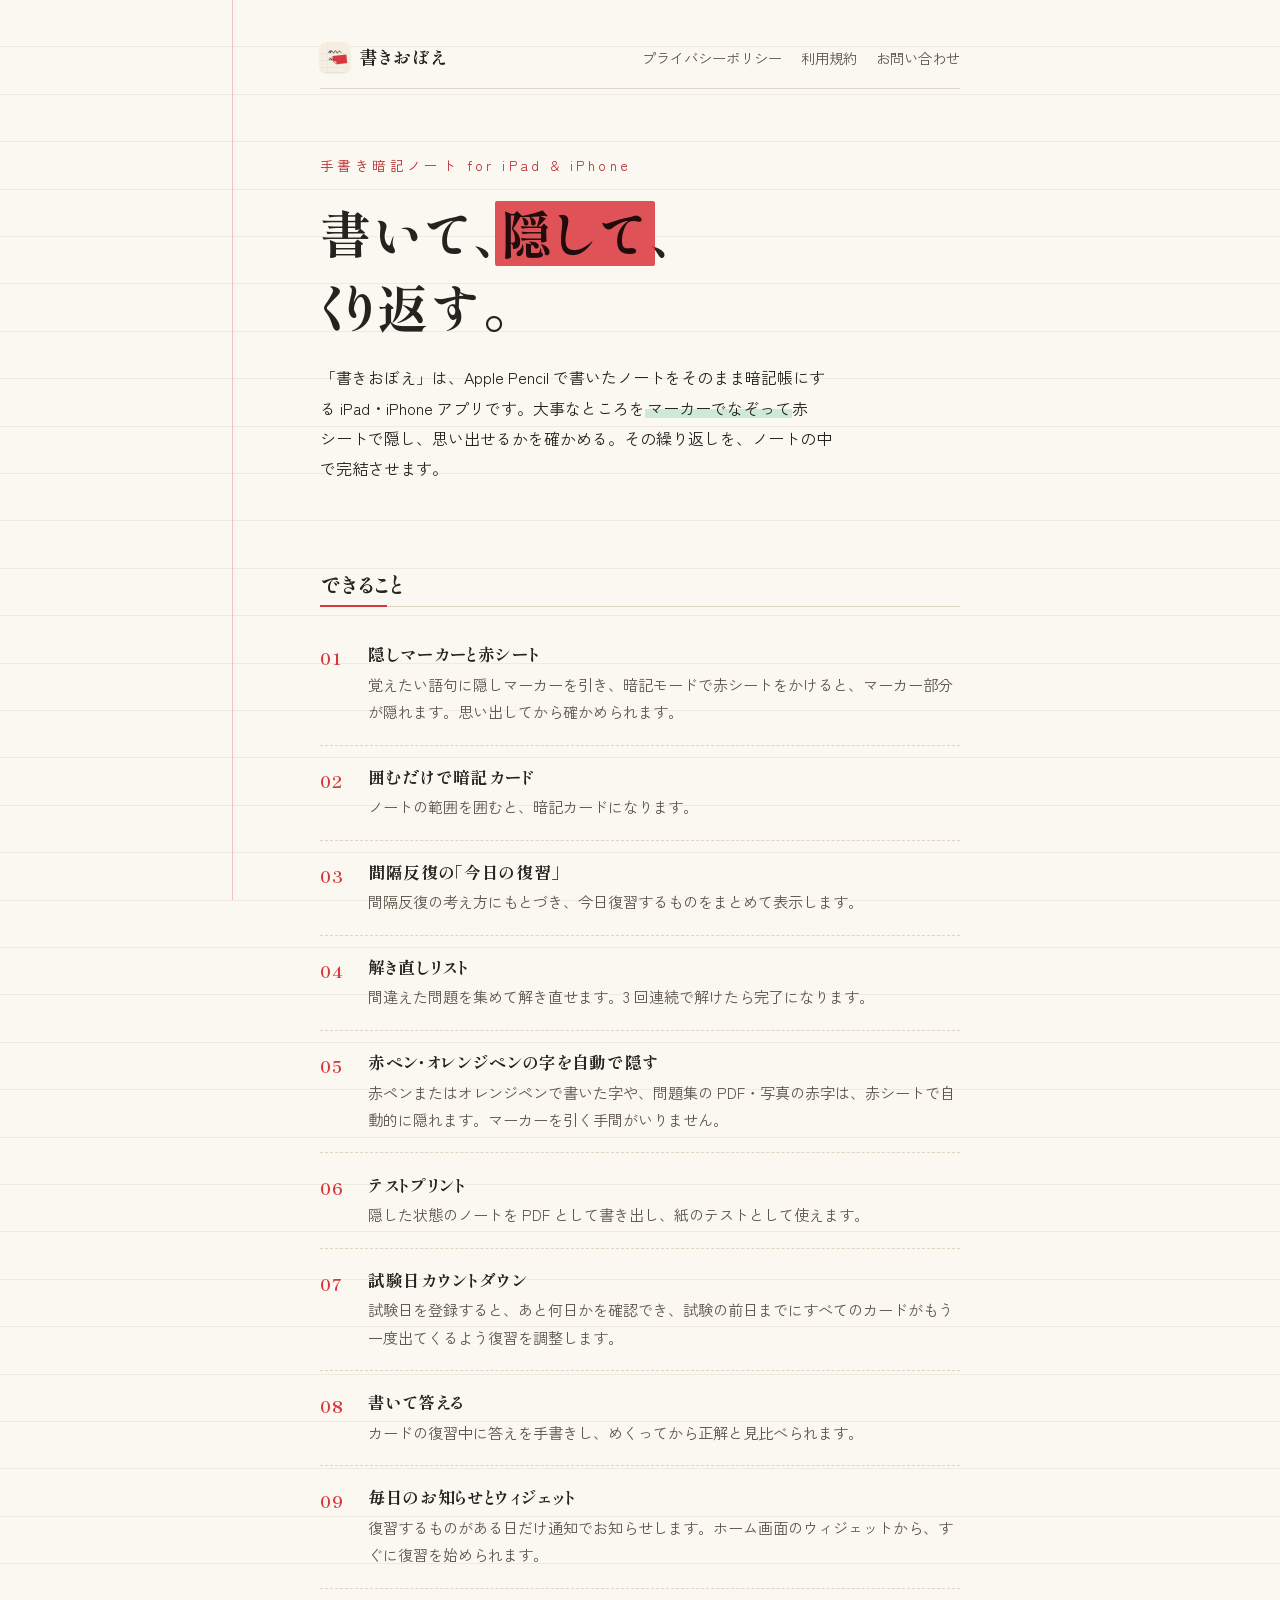
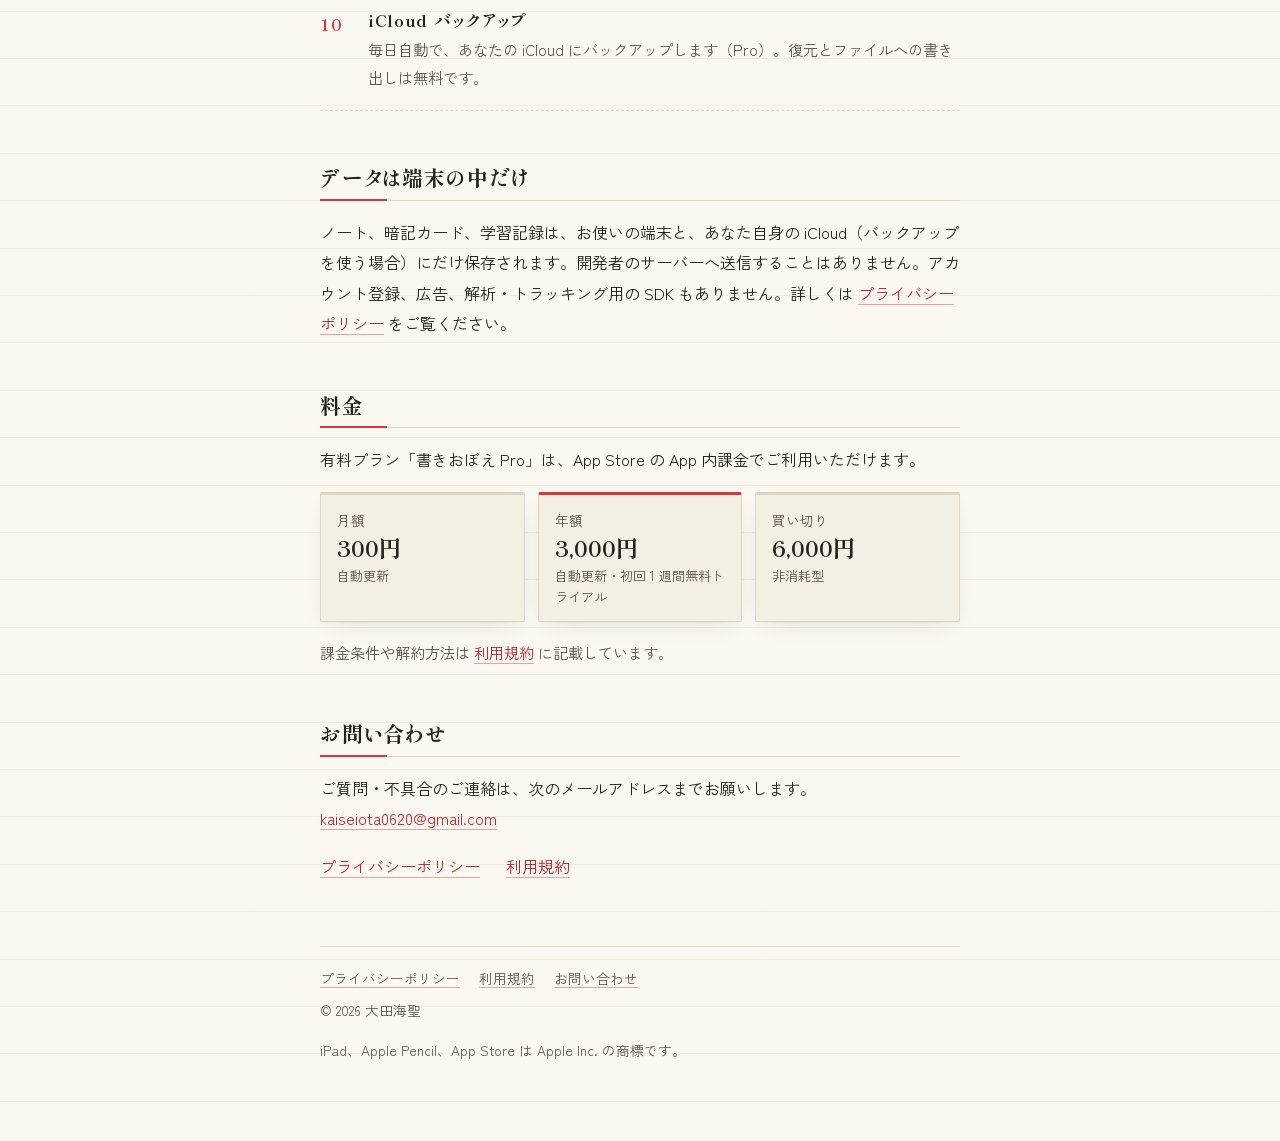
<file: index.html>
<!doctype html>
<html lang="ja">
<head>
<meta charset="utf-8">
<meta name="viewport" content="width=device-width, initial-scale=1">
<title>書きおぼえ｜手書き暗記ノート for iPad &amp; iPhone</title>
<link rel="icon" href="logo.svg" type="image/svg+xml">
<meta name="description" content="書いて、隠して、くり返す。iPad で手書きしたノートをそのまま暗記帳に。隠しマーカーと赤シート、暗記カード、今日の復習、解き直しリスト、テストプリントに対応した手書き暗記ノートアプリ「書きおぼえ」。">
<meta name="theme-color" content="#fbf8f1">
<meta property="og:title" content="書きおぼえ｜手書き暗記ノート for iPad &amp; iPhone">
<meta property="og:description" content="書いて、隠して、くり返す。手書きのノートがそのまま暗記帳になる iPad・iPhone アプリ。">
<meta property="og:type" content="website">
<link rel="preconnect" href="https://fonts.googleapis.com">
<link rel="preconnect" href="https://fonts.gstatic.com" crossorigin>
<link rel="stylesheet" href="https://fonts.googleapis.com/css2?family=Shippori+Mincho:wght@500;700&family=Zen+Kaku+Gothic+New:wght@400;500;700&display=swap">
<link rel="stylesheet" href="style.css">
</head>
<body>
<div class="wrap">
  <header class="site-head">
    <a class="brand" href="index.html"><img class="brand-mark" src="logo.svg" alt="" width="30" height="30">書きおぼえ</a>
    <nav aria-label="サイト内">
      <a href="privacy.html">プライバシーポリシー</a>
      <a href="terms.html">利用規約</a>
      <a href="#contact">お問い合わせ</a>
    </nav>
  </header>

  <main>
    <section class="hero">
      <p class="eyebrow">手書き暗記ノート for iPad &amp; iPhone</p>
      <h1>書いて、<span class="redact" tabindex="0">隠して</span>、<br>くり返す。</h1>
      <p>「書きおぼえ」は、Apple Pencil で書いたノートをそのまま暗記帳にする iPad・iPhone アプリです。大事なところを<span class="mk">マーカーでなぞって</span>赤シートで隠し、思い出せるかを確かめる。その繰り返しを、ノートの中で完結させます。</p>
    </section>

    <h2 id="features">できること</h2>
    <ul class="features">
      <li>
        <h3>隠しマーカーと赤シート</h3>
        <p>覚えたい語句に隠しマーカーを引き、暗記モードで赤シートをかけると、マーカー部分が隠れます。思い出してから確かめられます。</p>
      </li>
      <li>
        <h3>囲むだけで暗記カード</h3>
        <p>ノートの範囲を囲むと、暗記カードになります。</p>
      </li>
      <li>
        <h3>間隔反復の「今日の復習」</h3>
        <p>間隔反復の考え方にもとづき、今日復習するものをまとめて表示します。</p>
      </li>
      <li>
        <h3>解き直しリスト</h3>
        <p>間違えた問題を集めて解き直せます。3 回連続で解けたら完了になります。</p>
      </li>
      <li>
        <h3>赤ペン・オレンジペンの字を自動で隠す</h3>
        <p>赤ペンまたはオレンジペンで書いた字や、問題集の PDF・写真の赤字は、赤シートで自動的に隠れます。マーカーを引く手間がいりません。</p>
      </li>
      <li>
        <h3>テストプリント</h3>
        <p>隠した状態のノートを PDF として書き出し、紙のテストとして使えます。</p>
      </li>
      <li>
        <h3>試験日カウントダウン</h3>
        <p>試験日を登録すると、あと何日かを確認でき、試験の前日までにすべてのカードがもう一度出てくるよう復習を調整します。</p>
      </li>
      <li>
        <h3>書いて答える</h3>
        <p>カードの復習中に答えを手書きし、めくってから正解と見比べられます。</p>
      </li>
      <li>
        <h3>毎日のお知らせとウィジェット</h3>
        <p>復習するものがある日だけ通知でお知らせします。ホーム画面のウィジェットから、すぐに復習を始められます。</p>
      </li>
      <li>
        <h3>iCloud バックアップ</h3>
        <p>毎日自動で、あなたの iCloud にバックアップします（Pro）。復元とファイルへの書き出しは無料です。</p>
      </li>
    </ul>

    <h2 id="privacy">データは端末の中だけ</h2>
    <p>ノート、暗記カード、学習記録は、お使いの端末と、あなた自身の iCloud（バックアップを使う場合）にだけ保存されます。開発者のサーバーへ送信することはありません。アカウント登録、広告、解析・トラッキング用の SDK もありません。詳しくは <a href="privacy.html">プライバシーポリシー</a> をご覧ください。</p>

    <h2 id="plans">料金</h2>
    <p>有料プラン「書きおぼえ Pro」は、App Store の App 内課金でご利用いただけます。</p>
    <div class="plans">
      <div class="plan">
        <div class="name">月額</div>
        <div class="price">300円</div>
        <div class="sub">自動更新</div>
      </div>
      <div class="plan main">
        <div class="name">年額</div>
        <div class="price">3,000円</div>
        <div class="sub">自動更新・初回 1 週間無料トライアル</div>
      </div>
      <div class="plan">
        <div class="name">買い切り</div>
        <div class="price">6,000円</div>
        <div class="sub">非消耗型</div>
      </div>
    </div>
    <p class="lead">課金条件や解約方法は <a href="terms.html#subscription">利用規約</a> に記載しています。</p>

    <h2 id="contact">お問い合わせ</h2>
    <p>ご質問・不具合のご連絡は、次のメールアドレスまでお願いします。<br><a href="mailto:kaiseiota0620@gmail.com">kaiseiota0620@gmail.com</a></p>
    <ul class="links">
      <li><a href="privacy.html">プライバシーポリシー</a></li>
      <li><a href="terms.html">利用規約</a></li>
    </ul>
  </main>

  <footer class="site-foot">
    <nav aria-label="フッター">
      <a href="privacy.html">プライバシーポリシー</a>
      <a href="terms.html">利用規約</a>
      <a href="#contact">お問い合わせ</a>
    </nav>
    <p>&copy; 2026 大田海聖</p>
    <p>iPad、Apple Pencil、App Store は Apple Inc. の商標です。</p>
  </footer>
</div>
</body>
</html>
</file>
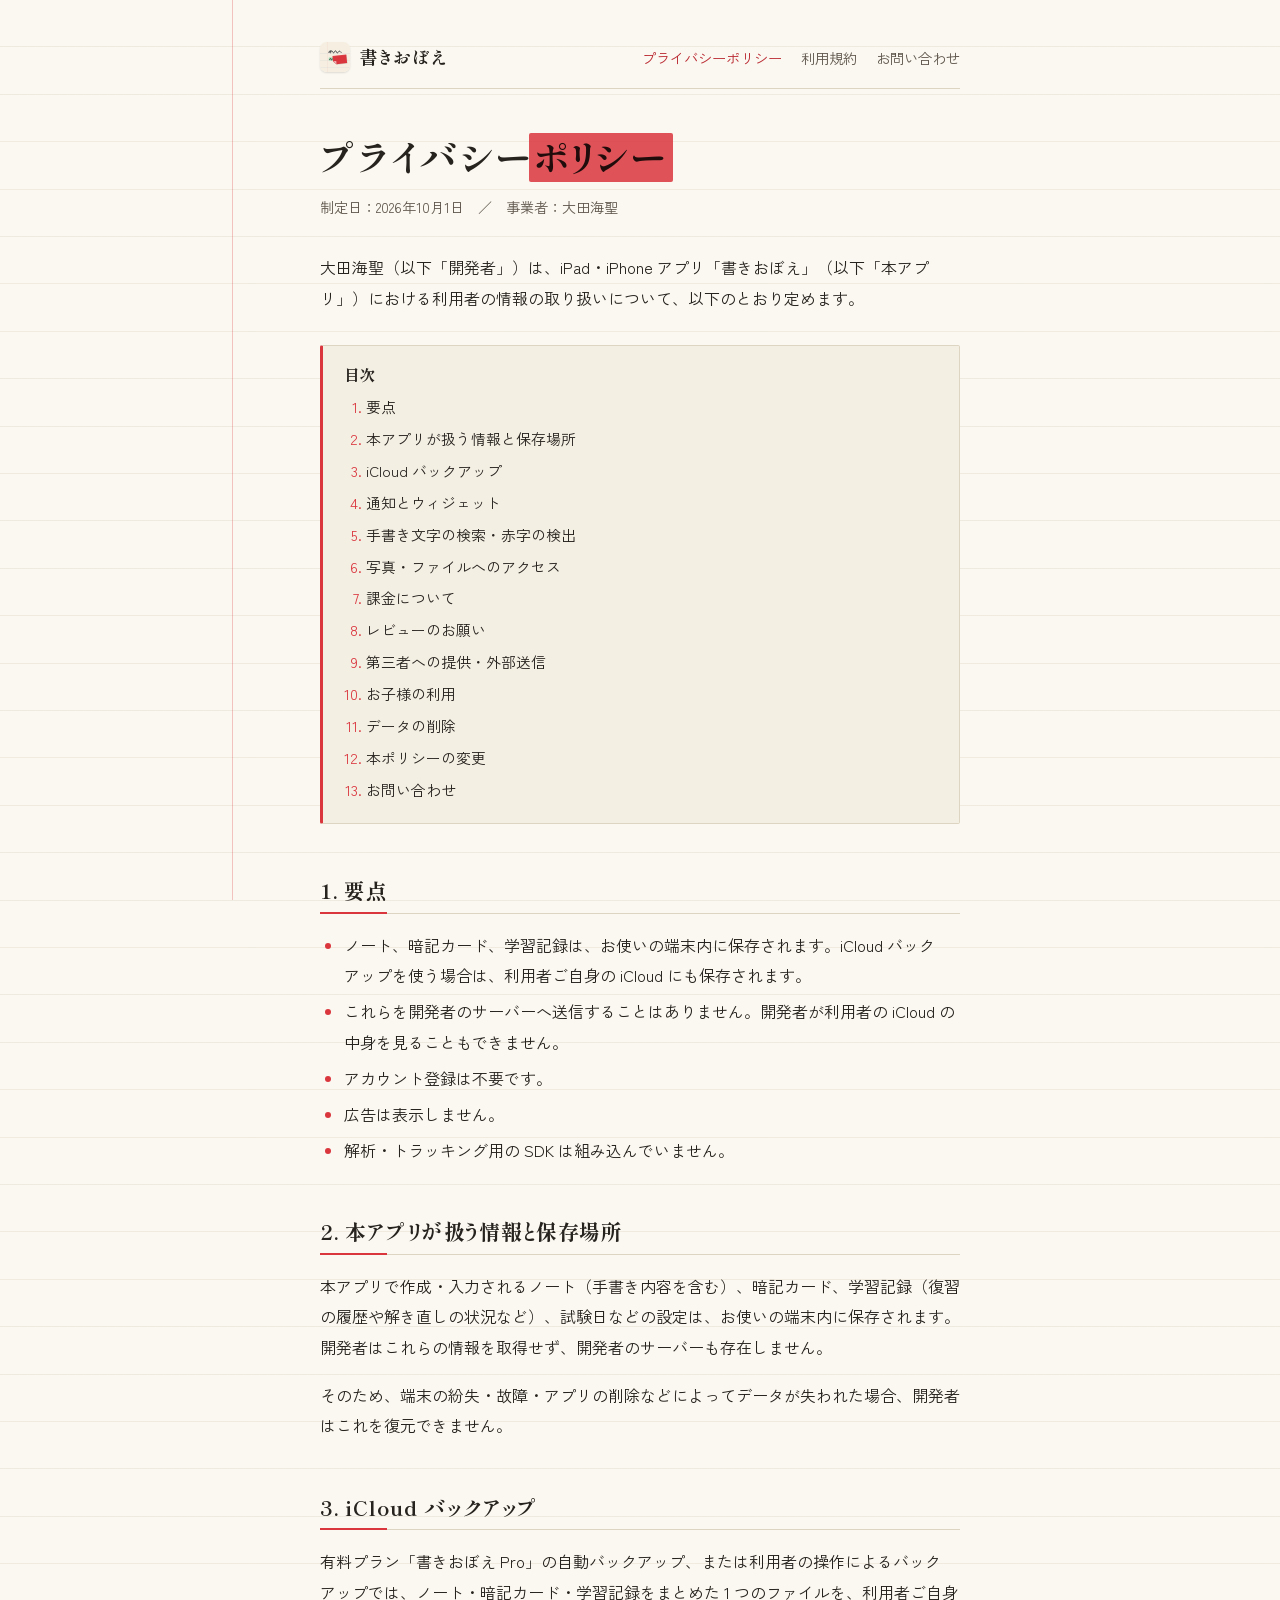
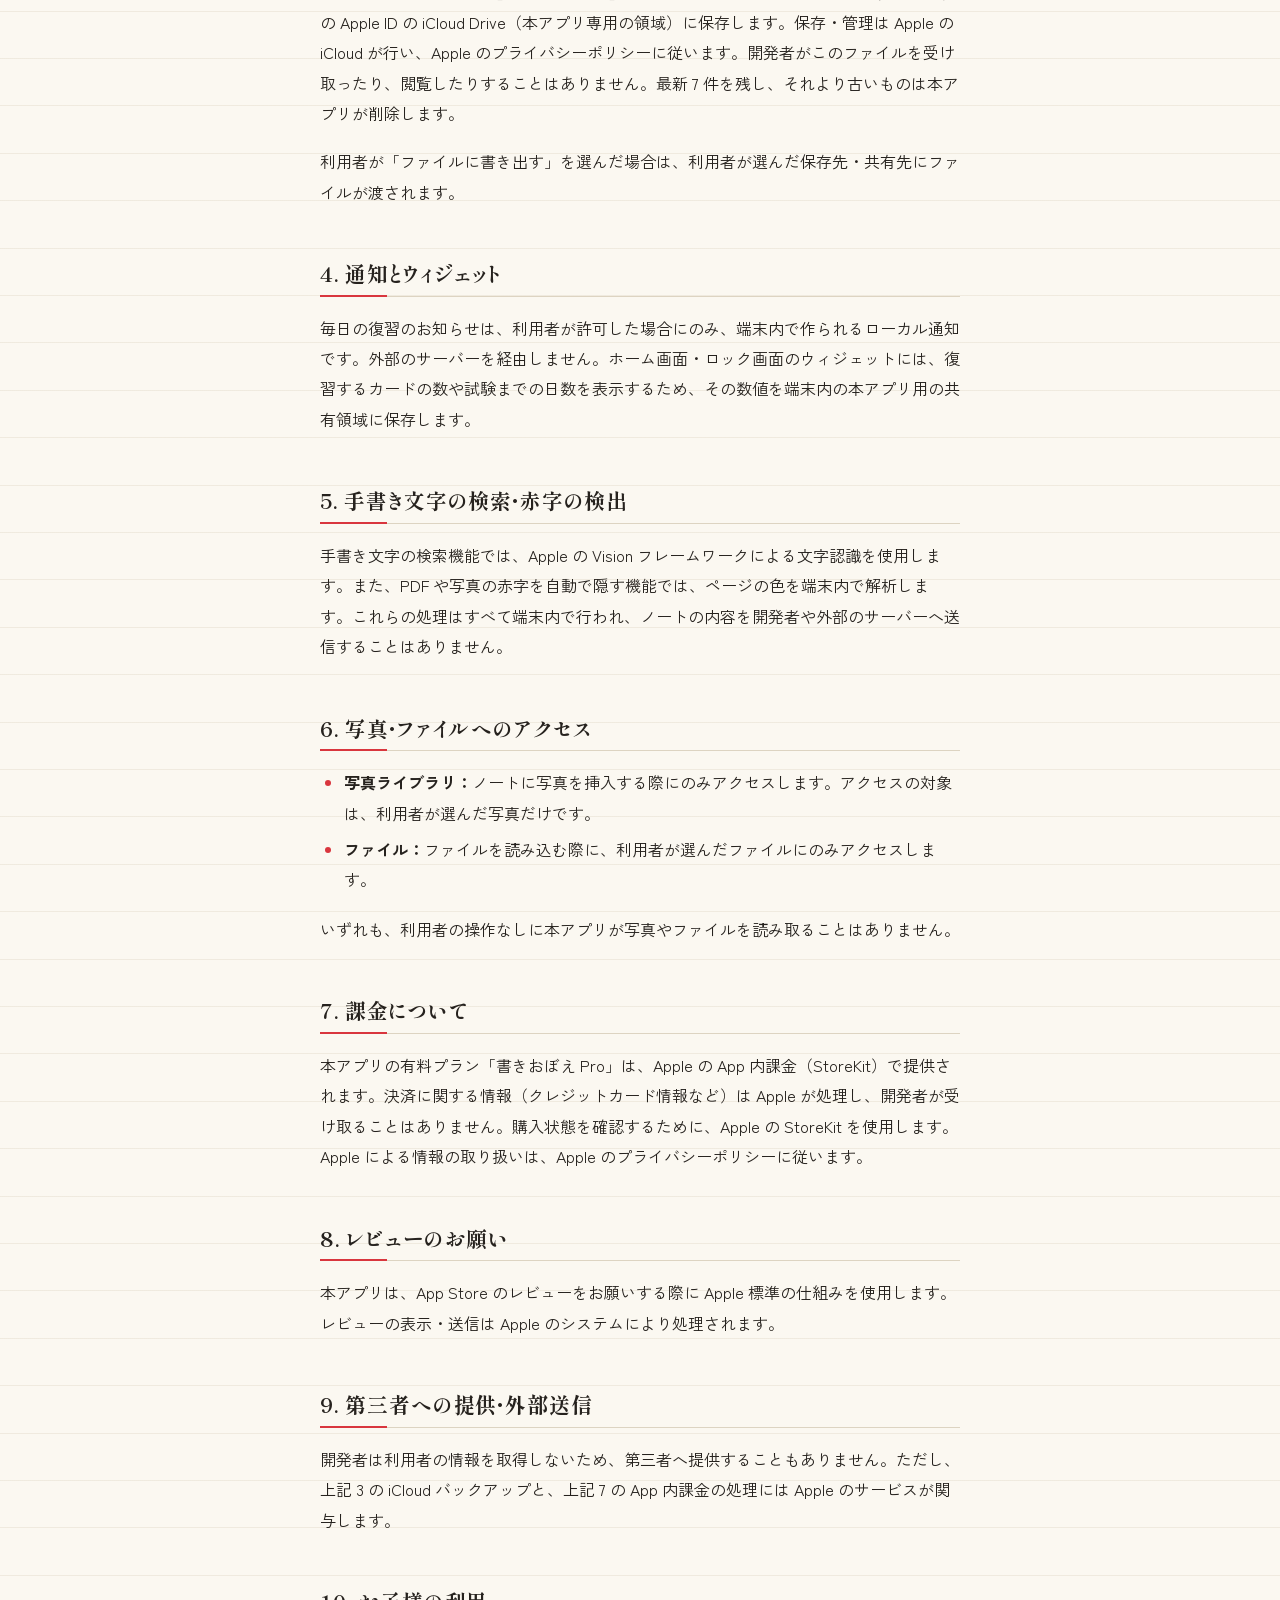
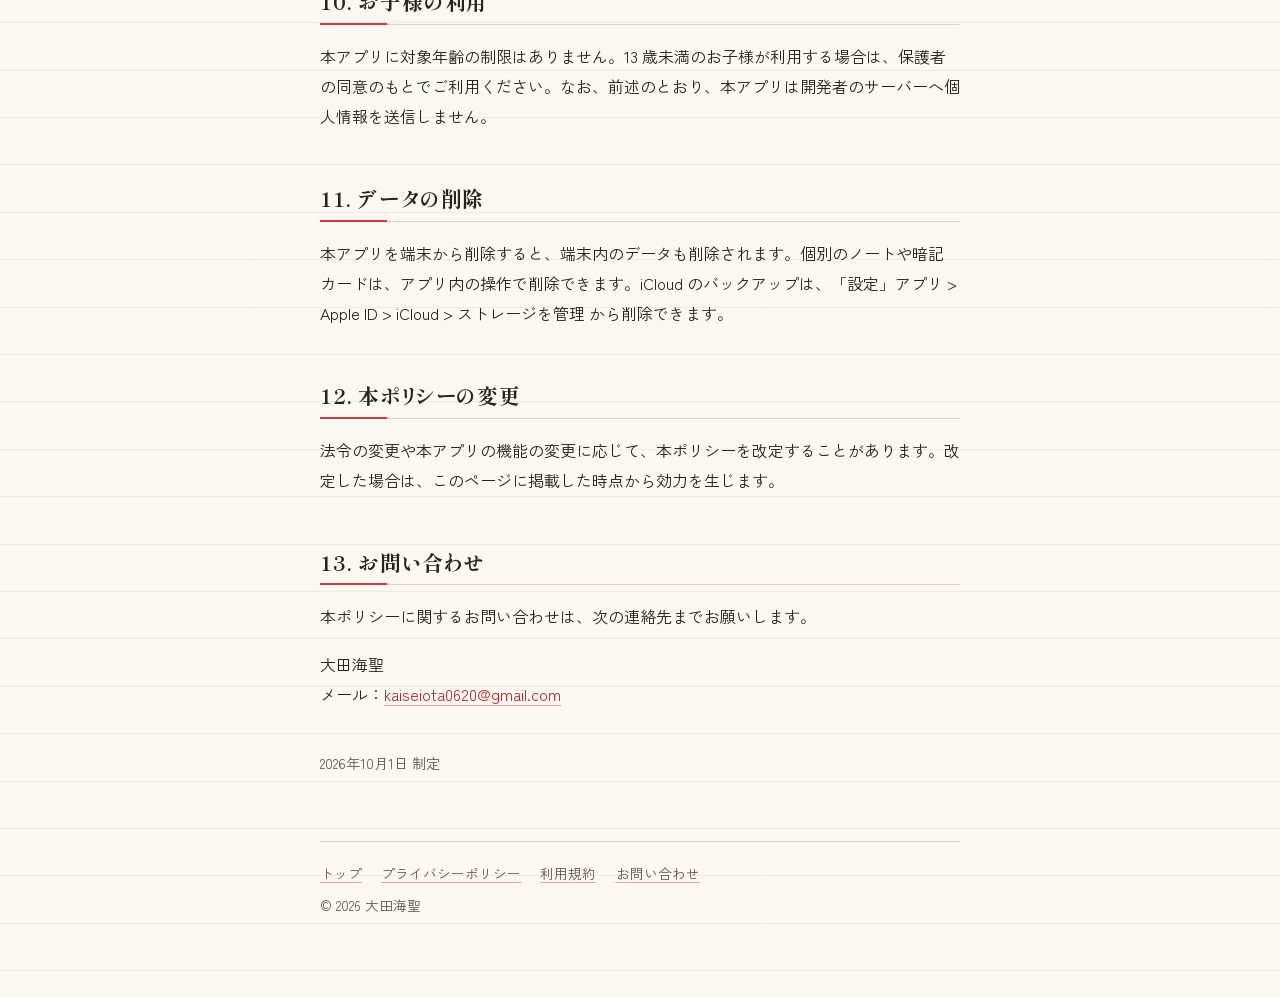
<file: privacy.html>
<!doctype html>
<html lang="ja">
<head>
<meta charset="utf-8">
<meta name="viewport" content="width=device-width, initial-scale=1">
<title>プライバシーポリシー｜書きおぼえ</title>
<link rel="icon" href="logo.svg" type="image/svg+xml">
<meta name="description" content="手書き暗記ノートアプリ「書きおぼえ」のプライバシーポリシー。ノートや学習記録は端末と、利用者ご自身の iCloud にだけ保存され、開発者のサーバーへは送信されません。">
<meta name="theme-color" content="#fbf8f1">
<link rel="preconnect" href="https://fonts.googleapis.com">
<link rel="preconnect" href="https://fonts.gstatic.com" crossorigin>
<link rel="stylesheet" href="https://fonts.googleapis.com/css2?family=Shippori+Mincho:wght@500;700&family=Zen+Kaku+Gothic+New:wght@400;500;700&display=swap">
<link rel="stylesheet" href="style.css">
</head>
<body>
<div class="wrap">
  <header class="site-head">
    <a class="brand" href="index.html"><img class="brand-mark" src="logo.svg" alt="" width="30" height="30">書きおぼえ</a>
    <nav aria-label="サイト内">
      <a href="privacy.html" aria-current="page">プライバシーポリシー</a>
      <a href="terms.html">利用規約</a>
      <a href="index.html#contact">お問い合わせ</a>
    </nav>
  </header>

  <main>
    <h1>プライバシー<span class="redact" tabindex="0">ポリシー</span></h1>
    <p class="meta">制定日：2026年10月1日　／　事業者：大田海聖</p>

    <p>大田海聖（以下「開発者」）は、iPad・iPhone アプリ「書きおぼえ」（以下「本アプリ」）における利用者の情報の取り扱いについて、以下のとおり定めます。</p>

    <nav class="toc" aria-label="目次">
      <b>目次</b>
      <ol>
        <li><a href="#summary">要点</a></li>
        <li><a href="#data">本アプリが扱う情報と保存場所</a></li>
        <li><a href="#icloud">iCloud バックアップ</a></li>
        <li><a href="#notification">通知とウィジェット</a></li>
        <li><a href="#recognition">手書き文字の検索・赤字の検出</a></li>
        <li><a href="#access">写真・ファイルへのアクセス</a></li>
        <li><a href="#purchase">課金について</a></li>
        <li><a href="#review">レビューのお願い</a></li>
        <li><a href="#third">第三者への提供・外部送信</a></li>
        <li><a href="#children">お子様の利用</a></li>
        <li><a href="#delete">データの削除</a></li>
        <li><a href="#change">本ポリシーの変更</a></li>
        <li><a href="#contact">お問い合わせ</a></li>
      </ol>
    </nav>

    <h2 id="summary">1. 要点</h2>
    <ul>
      <li>ノート、暗記カード、学習記録は、お使いの端末内に保存されます。iCloud バックアップを使う場合は、利用者ご自身の iCloud にも保存されます。</li>
      <li>これらを開発者のサーバーへ送信することはありません。開発者が利用者の iCloud の中身を見ることもできません。</li>
      <li>アカウント登録は不要です。</li>
      <li>広告は表示しません。</li>
      <li>解析・トラッキング用の SDK は組み込んでいません。</li>
    </ul>

    <h2 id="data">2. 本アプリが扱う情報と保存場所</h2>
    <p>本アプリで作成・入力されるノート（手書き内容を含む）、暗記カード、学習記録（復習の履歴や解き直しの状況など）、試験日などの設定は、お使いの端末内に保存されます。開発者はこれらの情報を取得せず、開発者のサーバーも存在しません。</p>
    <p>そのため、端末の紛失・故障・アプリの削除などによってデータが失われた場合、開発者はこれを復元できません。</p>

    <h2 id="icloud">3. iCloud バックアップ</h2>
    <p>有料プラン「書きおぼえ Pro」の自動バックアップ、または利用者の操作によるバックアップでは、ノート・暗記カード・学習記録をまとめた 1 つのファイルを、利用者ご自身の Apple ID の iCloud Drive（本アプリ専用の領域）に保存します。保存・管理は Apple の iCloud が行い、Apple のプライバシーポリシーに従います。開発者がこのファイルを受け取ったり、閲覧したりすることはありません。最新 7 件を残し、それより古いものは本アプリが削除します。</p>
    <p>利用者が「ファイルに書き出す」を選んだ場合は、利用者が選んだ保存先・共有先にファイルが渡されます。</p>

    <h2 id="notification">4. 通知とウィジェット</h2>
    <p>毎日の復習のお知らせは、利用者が許可した場合にのみ、端末内で作られるローカル通知です。外部のサーバーを経由しません。ホーム画面・ロック画面のウィジェットには、復習するカードの数や試験までの日数を表示するため、その数値を端末内の本アプリ用の共有領域に保存します。</p>

    <h2 id="recognition">5. 手書き文字の検索・赤字の検出</h2>
    <p>手書き文字の検索機能では、Apple の Vision フレームワークによる文字認識を使用します。また、PDF や写真の赤字を自動で隠す機能では、ページの色を端末内で解析します。これらの処理はすべて端末内で行われ、ノートの内容を開発者や外部のサーバーへ送信することはありません。</p>

    <h2 id="access">6. 写真・ファイルへのアクセス</h2>
    <ul>
      <li><strong>写真ライブラリ：</strong>ノートに写真を挿入する際にのみアクセスします。アクセスの対象は、利用者が選んだ写真だけです。</li>
      <li><strong>ファイル：</strong>ファイルを読み込む際に、利用者が選んだファイルにのみアクセスします。</li>
    </ul>
    <p>いずれも、利用者の操作なしに本アプリが写真やファイルを読み取ることはありません。</p>

    <h2 id="purchase">7. 課金について</h2>
    <p>本アプリの有料プラン「書きおぼえ Pro」は、Apple の App 内課金（StoreKit）で提供されます。決済に関する情報（クレジットカード情報など）は Apple が処理し、開発者が受け取ることはありません。購入状態を確認するために、Apple の StoreKit を使用します。Apple による情報の取り扱いは、Apple のプライバシーポリシーに従います。</p>

    <h2 id="review">8. レビューのお願い</h2>
    <p>本アプリは、App Store のレビューをお願いする際に Apple 標準の仕組みを使用します。レビューの表示・送信は Apple のシステムにより処理されます。</p>

    <h2 id="third">9. 第三者への提供・外部送信</h2>
    <p>開発者は利用者の情報を取得しないため、第三者へ提供することもありません。ただし、上記 3 の iCloud バックアップと、上記 7 の App 内課金の処理には Apple のサービスが関与します。</p>

    <h2 id="children">10. お子様の利用</h2>
    <p>本アプリに対象年齢の制限はありません。13 歳未満のお子様が利用する場合は、保護者の同意のもとでご利用ください。なお、前述のとおり、本アプリは開発者のサーバーへ個人情報を送信しません。</p>

    <h2 id="delete">11. データの削除</h2>
    <p>本アプリを端末から削除すると、端末内のデータも削除されます。個別のノートや暗記カードは、アプリ内の操作で削除できます。iCloud のバックアップは、「設定」アプリ &gt; Apple ID &gt; iCloud &gt; ストレージを管理 から削除できます。</p>

    <h2 id="change">12. 本ポリシーの変更</h2>
    <p>法令の変更や本アプリの機能の変更に応じて、本ポリシーを改定することがあります。改定した場合は、このページに掲載した時点から効力を生じます。</p>

    <h2 id="contact">13. お問い合わせ</h2>
    <p>本ポリシーに関するお問い合わせは、次の連絡先までお願いします。</p>
    <p>大田海聖<br>メール：<a href="mailto:kaiseiota0620@gmail.com">kaiseiota0620@gmail.com</a></p>

    <p class="meta" style="margin-top:2.5rem">2026年10月1日 制定</p>
  </main>

  <footer class="site-foot">
    <nav aria-label="フッター">
      <a href="index.html">トップ</a>
      <a href="privacy.html">プライバシーポリシー</a>
      <a href="terms.html">利用規約</a>
      <a href="index.html#contact">お問い合わせ</a>
    </nav>
    <p>&copy; 2026 大田海聖</p>
  </footer>
</div>
</body>
</html>
</file>
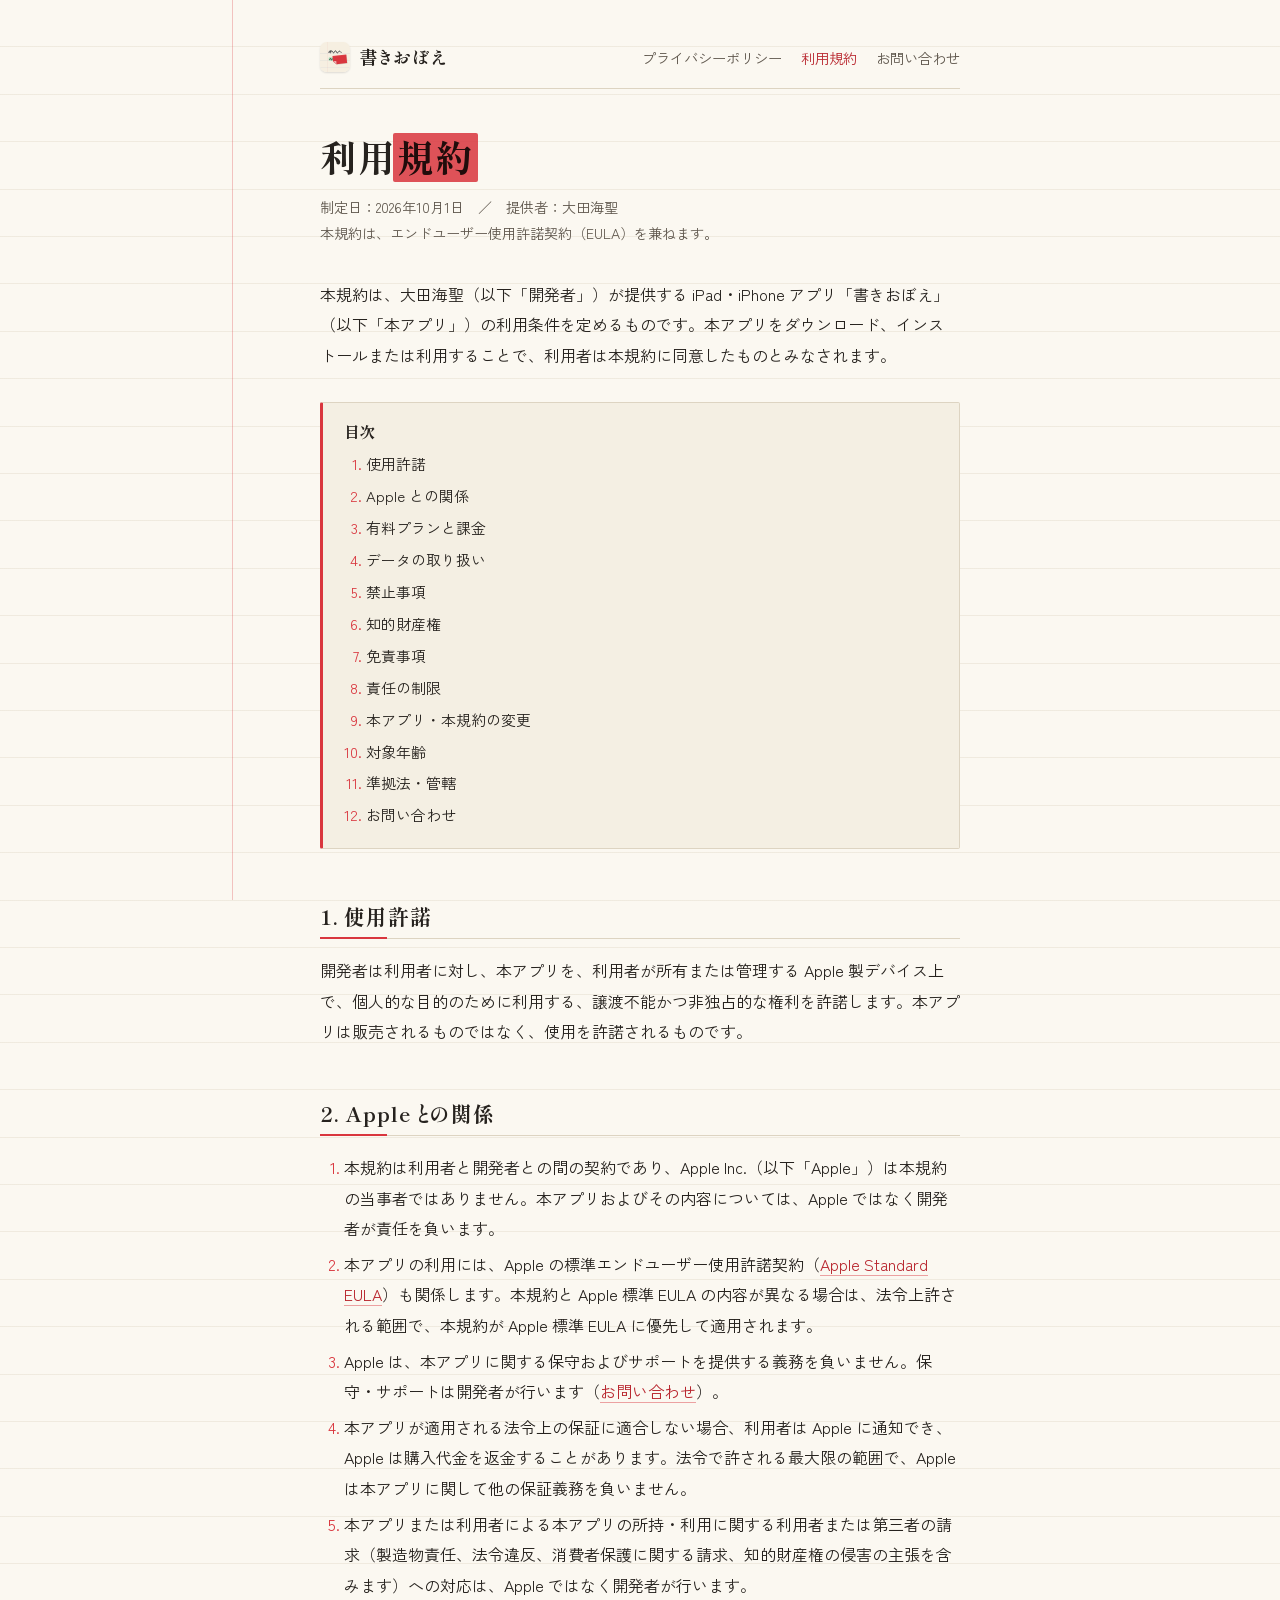
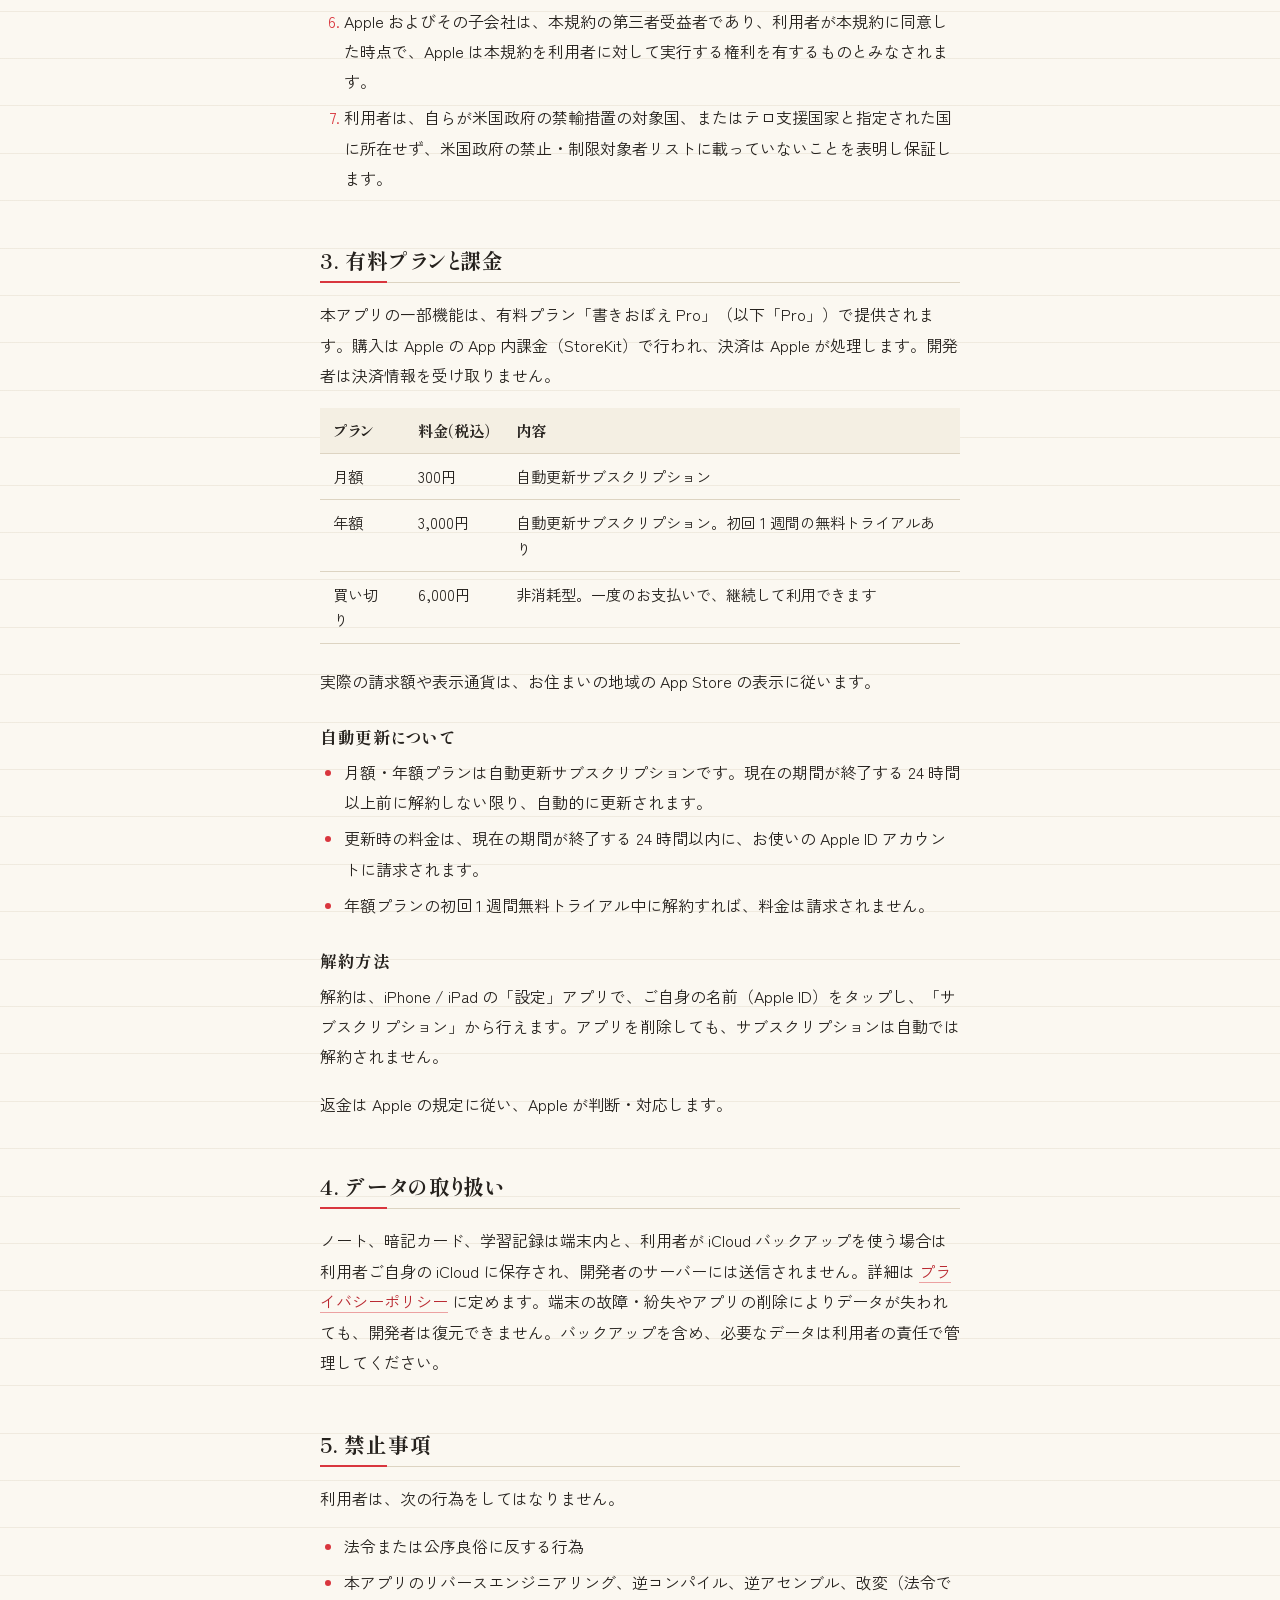
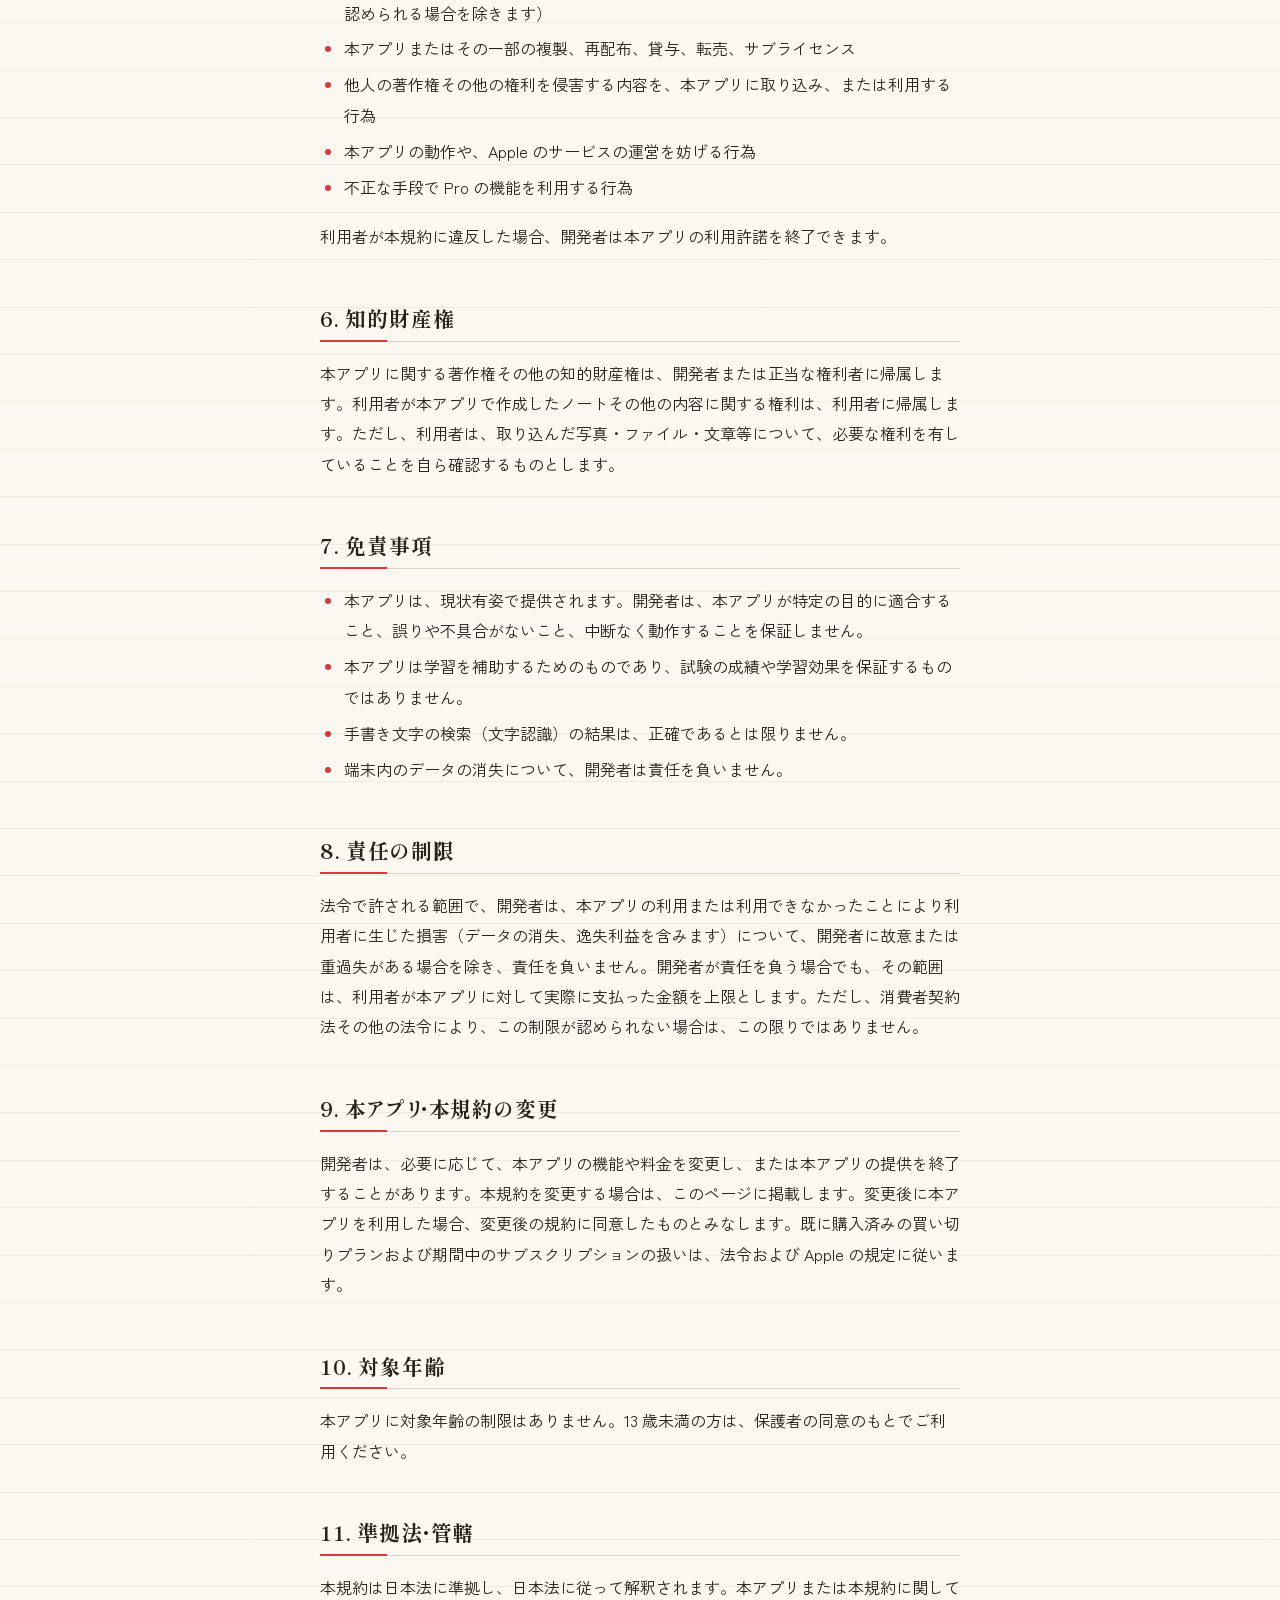
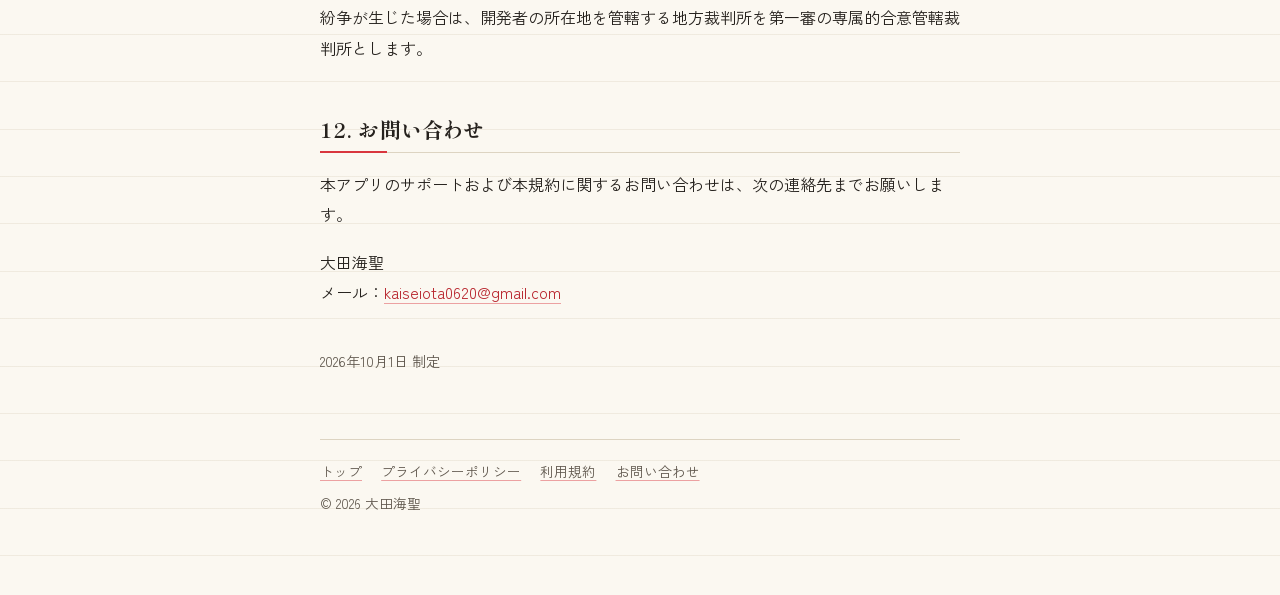
<file: terms.html>
<!doctype html>
<html lang="ja">
<head>
<meta charset="utf-8">
<meta name="viewport" content="width=device-width, initial-scale=1">
<title>利用規約｜書きおぼえ</title>
<link rel="icon" href="logo.svg" type="image/svg+xml">
<meta name="description" content="手書き暗記ノートアプリ「書きおぼえ」の利用規約（エンドユーザー使用許諾契約を兼ねます）。書きおぼえ Pro の料金、自動更新、解約方法などを定めています。">
<meta name="theme-color" content="#fbf8f1">
<link rel="preconnect" href="https://fonts.googleapis.com">
<link rel="preconnect" href="https://fonts.gstatic.com" crossorigin>
<link rel="stylesheet" href="https://fonts.googleapis.com/css2?family=Shippori+Mincho:wght@500;700&family=Zen+Kaku+Gothic+New:wght@400;500;700&display=swap">
<link rel="stylesheet" href="style.css">
</head>
<body>
<div class="wrap">
  <header class="site-head">
    <a class="brand" href="index.html"><img class="brand-mark" src="logo.svg" alt="" width="30" height="30">書きおぼえ</a>
    <nav aria-label="サイト内">
      <a href="privacy.html">プライバシーポリシー</a>
      <a href="terms.html" aria-current="page">利用規約</a>
      <a href="index.html#contact">お問い合わせ</a>
    </nav>
  </header>

  <main>
    <h1>利用<span class="redact" tabindex="0">規約</span></h1>
    <p class="meta">制定日：2026年10月1日　／　提供者：大田海聖<br>本規約は、エンドユーザー使用許諾契約（EULA）を兼ねます。</p>

    <p>本規約は、大田海聖（以下「開発者」）が提供する iPad・iPhone アプリ「書きおぼえ」（以下「本アプリ」）の利用条件を定めるものです。本アプリをダウンロード、インストールまたは利用することで、利用者は本規約に同意したものとみなされます。</p>

    <nav class="toc" aria-label="目次">
      <b>目次</b>
      <ol>
        <li><a href="#license">使用許諾</a></li>
        <li><a href="#apple">Apple との関係</a></li>
        <li><a href="#subscription">有料プランと課金</a></li>
        <li><a href="#data">データの取り扱い</a></li>
        <li><a href="#prohibited">禁止事項</a></li>
        <li><a href="#ip">知的財産権</a></li>
        <li><a href="#disclaimer">免責事項</a></li>
        <li><a href="#liability">責任の制限</a></li>
        <li><a href="#change">本アプリ・本規約の変更</a></li>
        <li><a href="#children">対象年齢</a></li>
        <li><a href="#law">準拠法・管轄</a></li>
        <li><a href="#contact">お問い合わせ</a></li>
      </ol>
    </nav>

    <h2 id="license">1. 使用許諾</h2>
    <p>開発者は利用者に対し、本アプリを、利用者が所有または管理する Apple 製デバイス上で、個人的な目的のために利用する、譲渡不能かつ非独占的な権利を許諾します。本アプリは販売されるものではなく、使用を許諾されるものです。</p>

    <h2 id="apple">2. Apple との関係</h2>
    <ol>
      <li>本規約は利用者と開発者との間の契約であり、Apple Inc.（以下「Apple」）は本規約の当事者ではありません。本アプリおよびその内容については、Apple ではなく開発者が責任を負います。</li>
      <li>本アプリの利用には、Apple の標準エンドユーザー使用許諾契約（<a href="https://www.apple.com/legal/internet-services/itunes/dev/stdeula/" rel="noopener">Apple Standard EULA</a>）も関係します。本規約と Apple 標準 EULA の内容が異なる場合は、法令上許される範囲で、本規約が Apple 標準 EULA に優先して適用されます。</li>
      <li>Apple は、本アプリに関する保守およびサポートを提供する義務を負いません。保守・サポートは開発者が行います（<a href="#contact">お問い合わせ</a>）。</li>
      <li>本アプリが適用される法令上の保証に適合しない場合、利用者は Apple に通知でき、Apple は購入代金を返金することがあります。法令で許される最大限の範囲で、Apple は本アプリに関して他の保証義務を負いません。</li>
      <li>本アプリまたは利用者による本アプリの所持・利用に関する利用者または第三者の請求（製造物責任、法令違反、消費者保護に関する請求、知的財産権の侵害の主張を含みます）への対応は、Apple ではなく開発者が行います。</li>
      <li>Apple およびその子会社は、本規約の第三者受益者であり、利用者が本規約に同意した時点で、Apple は本規約を利用者に対して実行する権利を有するものとみなされます。</li>
      <li>利用者は、自らが米国政府の禁輸措置の対象国、またはテロ支援国家と指定された国に所在せず、米国政府の禁止・制限対象者リストに載っていないことを表明し保証します。</li>
    </ol>

    <h2 id="subscription">3. 有料プランと課金</h2>
    <p>本アプリの一部機能は、有料プラン「書きおぼえ Pro」（以下「Pro」）で提供されます。購入は Apple の App 内課金（StoreKit）で行われ、決済は Apple が処理します。開発者は決済情報を受け取りません。</p>
    <div class="table-scroll">
      <table>
        <thead><tr><th>プラン</th><th>料金（税込）</th><th>内容</th></tr></thead>
        <tbody>
          <tr><td>月額</td><td>300円</td><td>自動更新サブスクリプション</td></tr>
          <tr><td>年額</td><td>3,000円</td><td>自動更新サブスクリプション。初回 1 週間の無料トライアルあり</td></tr>
          <tr><td>買い切り</td><td>6,000円</td><td>非消耗型。一度のお支払いで、継続して利用できます</td></tr>
        </tbody>
      </table>
    </div>
    <p>実際の請求額や表示通貨は、お住まいの地域の App Store の表示に従います。</p>
    <h3>自動更新について</h3>
    <ul>
      <li>月額・年額プランは自動更新サブスクリプションです。現在の期間が終了する 24 時間以上前に解約しない限り、自動的に更新されます。</li>
      <li>更新時の料金は、現在の期間が終了する 24 時間以内に、お使いの Apple ID アカウントに請求されます。</li>
      <li>年額プランの初回 1 週間無料トライアル中に解約すれば、料金は請求されません。</li>
    </ul>
    <h3>解約方法</h3>
    <p>解約は、iPhone / iPad の「設定」アプリで、ご自身の名前（Apple ID）をタップし、「サブスクリプション」から行えます。アプリを削除しても、サブスクリプションは自動では解約されません。</p>
    <p>返金は Apple の規定に従い、Apple が判断・対応します。</p>

    <h2 id="data">4. データの取り扱い</h2>
    <p>ノート、暗記カード、学習記録は端末内と、利用者が iCloud バックアップを使う場合は利用者ご自身の iCloud に保存され、開発者のサーバーには送信されません。詳細は <a href="privacy.html">プライバシーポリシー</a> に定めます。端末の故障・紛失やアプリの削除によりデータが失われても、開発者は復元できません。バックアップを含め、必要なデータは利用者の責任で管理してください。</p>

    <h2 id="prohibited">5. 禁止事項</h2>
    <p>利用者は、次の行為をしてはなりません。</p>
    <ul>
      <li>法令または公序良俗に反する行為</li>
      <li>本アプリのリバースエンジニアリング、逆コンパイル、逆アセンブル、改変（法令で認められる場合を除きます）</li>
      <li>本アプリまたはその一部の複製、再配布、貸与、転売、サブライセンス</li>
      <li>他人の著作権その他の権利を侵害する内容を、本アプリに取り込み、または利用する行為</li>
      <li>本アプリの動作や、Apple のサービスの運営を妨げる行為</li>
      <li>不正な手段で Pro の機能を利用する行為</li>
    </ul>
    <p>利用者が本規約に違反した場合、開発者は本アプリの利用許諾を終了できます。</p>

    <h2 id="ip">6. 知的財産権</h2>
    <p>本アプリに関する著作権その他の知的財産権は、開発者または正当な権利者に帰属します。利用者が本アプリで作成したノートその他の内容に関する権利は、利用者に帰属します。ただし、利用者は、取り込んだ写真・ファイル・文章等について、必要な権利を有していることを自ら確認するものとします。</p>

    <h2 id="disclaimer">7. 免責事項</h2>
    <ul>
      <li>本アプリは、現状有姿で提供されます。開発者は、本アプリが特定の目的に適合すること、誤りや不具合がないこと、中断なく動作することを保証しません。</li>
      <li>本アプリは学習を補助するためのものであり、試験の成績や学習効果を保証するものではありません。</li>
      <li>手書き文字の検索（文字認識）の結果は、正確であるとは限りません。</li>
      <li>端末内のデータの消失について、開発者は責任を負いません。</li>
    </ul>

    <h2 id="liability">8. 責任の制限</h2>
    <p>法令で許される範囲で、開発者は、本アプリの利用または利用できなかったことにより利用者に生じた損害（データの消失、逸失利益を含みます）について、開発者に故意または重過失がある場合を除き、責任を負いません。開発者が責任を負う場合でも、その範囲は、利用者が本アプリに対して実際に支払った金額を上限とします。ただし、消費者契約法その他の法令により、この制限が認められない場合は、この限りではありません。</p>

    <h2 id="change">9. 本アプリ・本規約の変更</h2>
    <p>開発者は、必要に応じて、本アプリの機能や料金を変更し、または本アプリの提供を終了することがあります。本規約を変更する場合は、このページに掲載します。変更後に本アプリを利用した場合、変更後の規約に同意したものとみなします。既に購入済みの買い切りプランおよび期間中のサブスクリプションの扱いは、法令および Apple の規定に従います。</p>

    <h2 id="children">10. 対象年齢</h2>
    <p>本アプリに対象年齢の制限はありません。13 歳未満の方は、保護者の同意のもとでご利用ください。</p>

    <h2 id="law">11. 準拠法・管轄</h2>
    <p>本規約は日本法に準拠し、日本法に従って解釈されます。本アプリまたは本規約に関して紛争が生じた場合は、開発者の所在地を管轄する地方裁判所を第一審の専属的合意管轄裁判所とします。</p>

    <h2 id="contact">12. お問い合わせ</h2>
    <p>本アプリのサポートおよび本規約に関するお問い合わせは、次の連絡先までお願いします。</p>
    <p>大田海聖<br>メール：<a href="mailto:kaiseiota0620@gmail.com">kaiseiota0620@gmail.com</a></p>

    <p class="meta" style="margin-top:2.5rem">2026年10月1日 制定</p>
  </main>

  <footer class="site-foot">
    <nav aria-label="フッター">
      <a href="index.html">トップ</a>
      <a href="privacy.html">プライバシーポリシー</a>
      <a href="terms.html">利用規約</a>
      <a href="index.html#contact">お問い合わせ</a>
    </nav>
    <p>&copy; 2026 大田海聖</p>
  </footer>
</div>
</body>
</html>
</file>
<file: style.css>
/* 書きおぼえ 公開ページ 共通スタイル */

:root {
  --paper: #fbf8f1;
  --paper-2: #f4efe3;
  --ink: #26221e;
  --ink-soft: #5e564c;
  --rule: #ddd4c2;
  --red: #d9363e;
  --red-ink: #b92830;
  --green: #2eb873;
  --green-wash: rgba(46, 184, 115, 0.22);
  --shadow: 0 1px 0 rgba(38, 34, 30, 0.04), 0 8px 24px -12px rgba(38, 34, 30, 0.18);
  --sans: "Zen Kaku Gothic New", "Hiragino Kaku Gothic ProN", "Hiragino Sans", "Yu Gothic", sans-serif;
  --serif: "Shippori Mincho", "Hiragino Mincho ProN", "Yu Mincho", serif;
}

@media (prefers-color-scheme: dark) {
  :root {
    --paper: #1b1917;
    --paper-2: #24211e;
    --ink: #ece6da;
    --ink-soft: #b3aa9b;
    --rule: #3a3530;
    --red: #e4565d;
    --red-ink: #ef7a80;
    --green: #3fc783;
    --green-wash: rgba(63, 199, 131, 0.24);
    --shadow: 0 8px 24px -12px rgba(0, 0, 0, 0.6);
  }
}

* { box-sizing: border-box; }

html {
  -webkit-text-size-adjust: 100%;
  scroll-behavior: smooth;
  scroll-padding-top: 1.5rem;
}

body {
  margin: 0;
  background-color: var(--paper);
  /* ごく薄い罫線で、ノートの紙面を思わせる */
  background-image: repeating-linear-gradient(
    to bottom,
    transparent 0,
    transparent 2.9rem,
    color-mix(in srgb, var(--rule) 38%, transparent) 2.9rem,
    color-mix(in srgb, var(--rule) 38%, transparent) calc(2.9rem + 1px)
  );
  color: var(--ink);
  font-family: var(--sans);
  font-size: 1rem;
  line-height: 1.9;
  font-feature-settings: "palt";
  overflow-wrap: anywhere;
  word-break: normal;
  line-break: strict;
}

/* 赤い余白線 */
body::before {
  content: "";
  position: fixed;
  top: 0;
  bottom: 0;
  left: max(1rem, calc(50% - 25.5em));
  width: 1px;
  background: color-mix(in srgb, var(--red) 28%, transparent);
  pointer-events: none;
}

.wrap {
  width: min(40em, 100% - 2rem);
  margin-inline: auto;
  padding: 2.5rem 0 4rem;
  position: relative;
}

a {
  color: var(--red-ink);
  text-underline-offset: 0.25em;
  text-decoration-thickness: 1px;
  text-decoration-color: color-mix(in srgb, var(--red) 45%, transparent);
}
a:hover { text-decoration-color: currentColor; }
a:focus-visible, summary:focus-visible, .redact:focus-visible {
  outline: 2px solid var(--green);
  outline-offset: 3px;
  border-radius: 2px;
}

/* ヘッダー */
.site-head {
  display: flex;
  justify-content: space-between;
  align-items: baseline;
  gap: 1rem;
  flex-wrap: wrap;
  padding-bottom: 0.9rem;
  margin-bottom: 2.5rem;
  border-bottom: 1px solid var(--rule);
  font-size: 0.9rem;
}
.site-head .brand {
  font-family: var(--serif);
  font-weight: 700;
  font-size: 1.1rem;
  letter-spacing: 0.08em;
  color: var(--ink);
  text-decoration: none;
}
.site-head nav { display: flex; gap: 1.2rem; flex-wrap: wrap; }
.site-head nav a { color: var(--ink-soft); text-decoration: none; }
.site-head nav a:hover, .site-head nav a[aria-current="page"] { color: var(--red-ink); }

/* 見出し */
h1, h2, h3 {
  font-family: var(--serif);
  font-weight: 700;
  line-height: 1.5;
  letter-spacing: 0.04em;
  margin: 0;
}
h1 { font-size: clamp(1.7rem, 5.5vw, 2.3rem); margin-bottom: 0.6rem; }
h2 {
  font-size: 1.3rem;
  margin-top: 3.2rem;
  margin-bottom: 1rem;
  padding-bottom: 0.4rem;
  border-bottom: 1px solid var(--rule);
  position: relative;
}
h2::after {
  content: "";
  position: absolute;
  left: 0;
  bottom: -1px;
  width: 3.2em;
  height: 2px;
  background: var(--red);
}
h3 { font-size: 1.05rem; margin: 1.8rem 0 0.4rem; }

p { margin: 0 0 1.1em; }
ul, ol { margin: 0 0 1.2em; padding-left: 1.5em; }
li { margin-bottom: 0.35em; }
li::marker { color: var(--red); }
strong { font-weight: 700; }

.lead { color: var(--ink-soft); font-size: 0.95rem; }
.meta { color: var(--ink-soft); font-size: 0.88rem; margin-bottom: 2rem; }

/* マーカー（緑） */
.mk {
  background: linear-gradient(transparent 55%, var(--green-wash) 55%, var(--green-wash) 92%, transparent 92%);
  padding: 0 0.1em;
}

/* 赤シートで隠れたように見える装飾（CSSのみ） */
.redact {
  position: relative;
  display: inline-block;
  cursor: help;
  isolation: isolate;
}
.redact::after {
  content: "";
  position: absolute;
  inset: 0.12em -0.12em 0.05em;
  background: var(--red);
  opacity: 0.86;
  border-radius: 2px;
  transform-origin: left center;
  transition: transform 0.45s cubic-bezier(0.2, 0.7, 0.2, 1), opacity 0.3s;
  mix-blend-mode: multiply;
  pointer-events: none;
  z-index: 1;
}
@media (prefers-color-scheme: dark) {
  .redact::after { mix-blend-mode: normal; opacity: 0.7; }
}
.redact:hover::after, .redact:focus::after, .redact:focus-within::after {
  transform: translateX(104%) skewX(-8deg);
  opacity: 0;
}
@media (prefers-reduced-motion: reduce) {
  html { scroll-behavior: auto; }
  .redact::after { transition: none; }
}

/* 目次 */
.toc {
  margin: 2rem 0 0;
  padding: 1rem 1.3rem 0.6rem;
  background: var(--paper-2);
  border: 1px solid var(--rule);
  border-left: 3px solid var(--red);
  border-radius: 2px;
  font-size: 0.93rem;
  line-height: 1.8;
}
.toc b {
  display: block;
  font-family: var(--serif);
  margin-bottom: 0.3rem;
  letter-spacing: 0.1em;
}
.toc ol { margin: 0 0 0.6rem; padding-left: 1.4rem; }
.toc a { color: var(--ink); text-decoration: none; }
.toc a:hover { color: var(--red-ink); text-decoration: underline; }

/* 注意書き・表 */
.note {
  margin: 1.4rem 0;
  padding: 0.9rem 1.2rem;
  background: var(--paper-2);
  border-left: 3px solid var(--green);
  border-radius: 2px;
  font-size: 0.95rem;
}
.note p:last-child { margin-bottom: 0; }

.table-scroll { overflow-x: auto; margin: 1rem 0 1.4rem; }
table { border-collapse: collapse; width: 100%; font-size: 0.95rem; line-height: 1.7; }
th, td { text-align: left; padding: 0.6rem 0.8rem; border-bottom: 1px solid var(--rule); vertical-align: top; }
th { font-family: var(--serif); font-weight: 700; white-space: nowrap; background: var(--paper-2); }

/* ランディング */
.hero { padding: 1.5rem 0 1rem; }
.hero .eyebrow {
  font-size: 0.85rem;
  letter-spacing: 0.25em;
  color: var(--red-ink);
  margin-bottom: 1rem;
}
.hero h1 {
  font-size: clamp(2.1rem, 8vw, 3.2rem);
  line-height: 1.45;
  letter-spacing: 0.06em;
  margin-bottom: 1.2rem;
}
.hero p { max-width: 32em; }

.features { list-style: none; padding: 0; margin: 0; counter-reset: f; }
.features li {
  counter-increment: f;
  position: relative;
  margin: 0;
  padding: 1.2rem 0 1.2rem 3rem;
  border-bottom: 1px dashed var(--rule);
}
.features li::before {
  content: counter(f, decimal-leading-zero);
  position: absolute;
  left: 0;
  top: 1.25rem;
  font-family: var(--serif);
  font-weight: 700;
  color: var(--red);
  font-size: 1.05rem;
  letter-spacing: 0.05em;
}
.features h3 { margin: 0 0 0.2rem; }
.features p { margin: 0; color: var(--ink-soft); font-size: 0.95rem; line-height: 1.8; }

.plans { display: grid; gap: 0.8rem; grid-template-columns: repeat(auto-fit, minmax(11rem, 1fr)); margin: 1rem 0; }
.plan {
  background: var(--paper-2);
  border: 1px solid var(--rule);
  border-top: 3px solid var(--rule);
  padding: 0.9rem 1rem;
  border-radius: 2px;
  box-shadow: var(--shadow);
}
.plan.main { border-top-color: var(--red); }
.plan .name { font-size: 0.85rem; color: var(--ink-soft); line-height: 1.6; }
.plan .price { font-family: var(--serif); font-size: 1.4rem; font-weight: 700; line-height: 1.5; }
.plan .sub { font-size: 0.82rem; color: var(--ink-soft); line-height: 1.6; }

.links { display: flex; gap: 0.8rem 1.6rem; flex-wrap: wrap; padding: 0; list-style: none; }
.links li { margin: 0; }

/* フッター */
.site-foot {
  margin-top: 4rem;
  padding-top: 1.2rem;
  border-top: 1px solid var(--rule);
  font-size: 0.85rem;
  color: var(--ink-soft);
  line-height: 1.8;
}
.site-foot nav { display: flex; gap: 0.4rem 1.2rem; flex-wrap: wrap; margin-bottom: 0.5rem; }
.site-foot a { color: var(--ink-soft); }

@media (max-width: 40em) {
  body::before { left: 0.5rem; }
  .wrap { padding-top: 1.5rem; }
  h2 { margin-top: 2.6rem; }
}

/* 印刷 */
@media print {
  :root { --paper: #fff; --paper-2: #fff; --ink: #000; --ink-soft: #333; --rule: #bbb; --red-ink: #000; }
  body { background: #fff; font-size: 10.5pt; line-height: 1.7; }
  body::before, .site-head nav, .toc { display: none; }
  .wrap { width: 100%; padding: 0; }
  .redact::after { display: none; }
  .mk { background: none; }
  a { color: #000; text-decoration: none; }
  a[href^="http"]::after { content: " (" attr(href) ")"; font-size: 0.85em; }
  h2 { break-after: avoid; margin-top: 1.6rem; }
  h2::after { background: #000; }
  .plan, .note { box-shadow: none; break-inside: avoid; }
}

.brand-mark { width: 30px; height: 30px; border-radius: 22%; vertical-align: -8px; margin-right: .55em; box-shadow: 0 1px 2px rgba(0,0,0,.12); }
</file>
